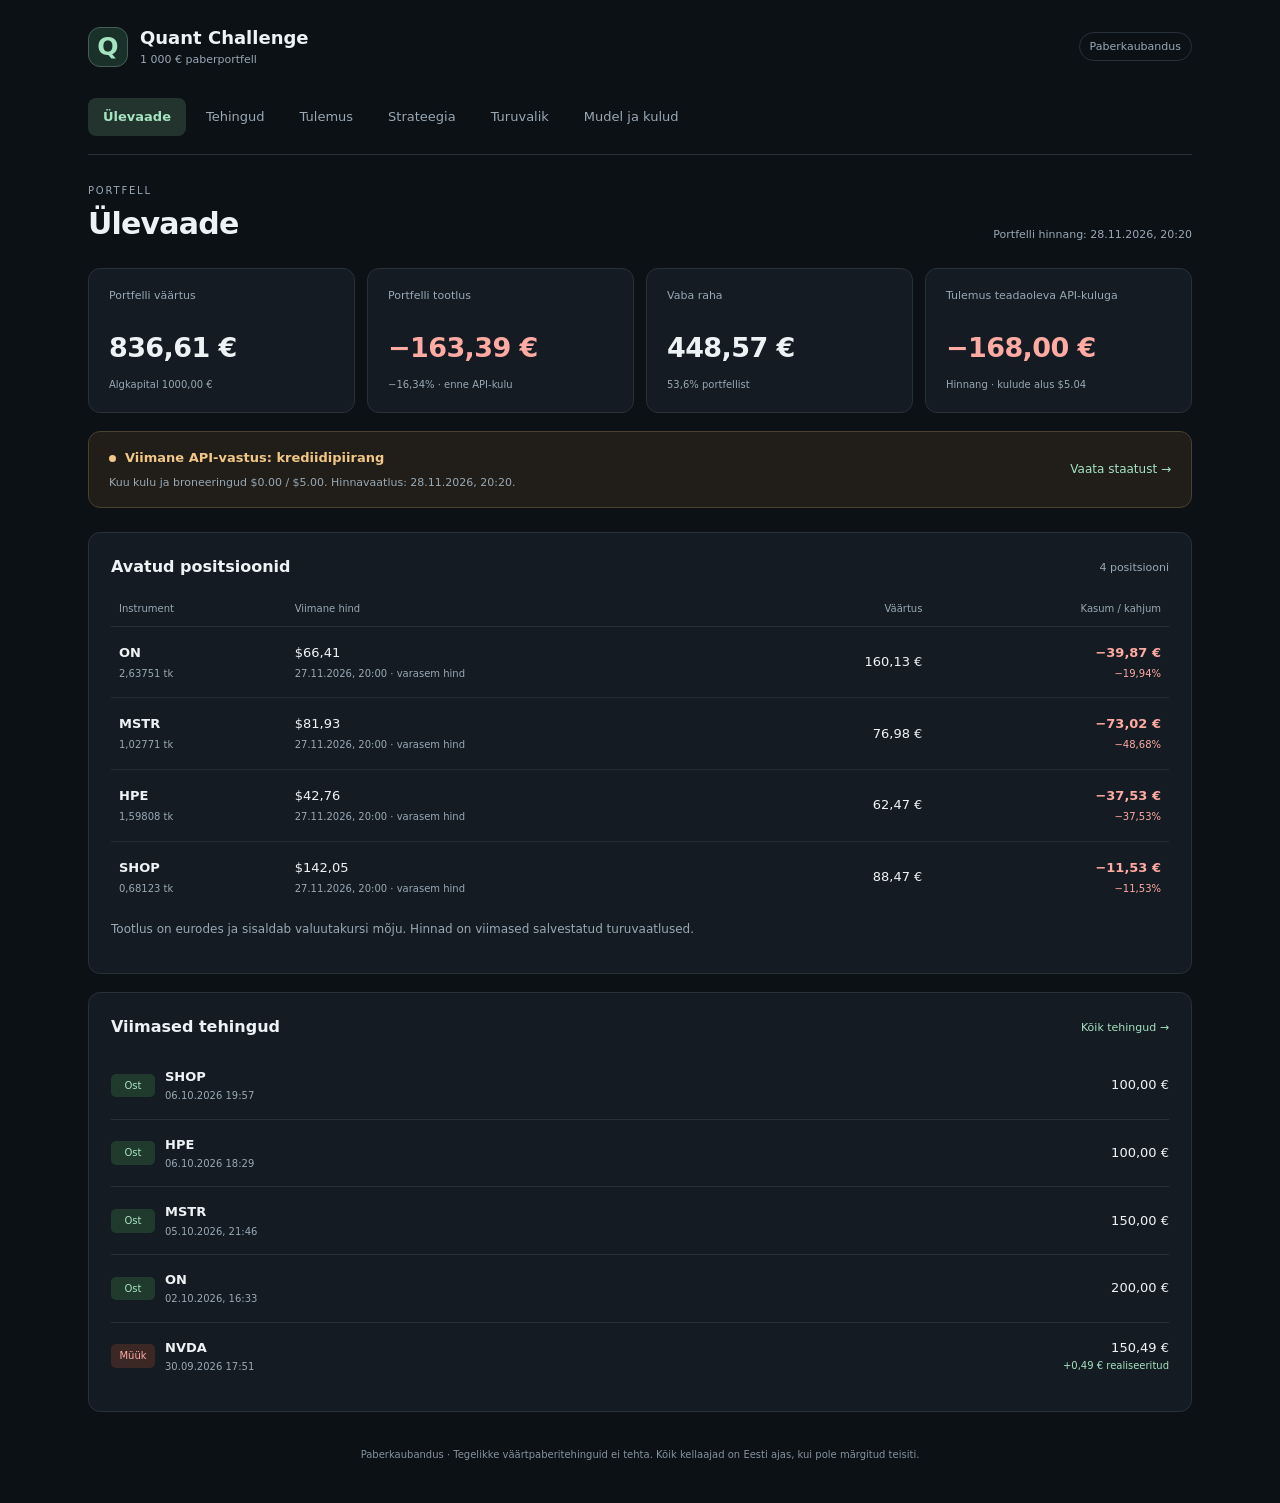
<file: index.html>
<!doctype html>
<html lang="et">
<head>
  <meta charset="utf-8">
  <meta name="viewport" content="width=device-width,initial-scale=1">
  <meta name="color-scheme" content="dark">
  <title>Ülevaade · Quant Challenge</title>
  <link rel="stylesheet" href="style.css?v=budget2">
</head>
<body>
<a class="skip" href="#content">Liigu sisuni</a>
<div class="wrap">
  <header class="site-header">
    <a class="brand" href="#/overview"><span class="brand-mark">Q</span><span>Quant Challenge<small>1 000 € paberportfell</small></span></a>
    <span class="badge">Paberkaubandus</span>
  </header>
  <nav aria-label="Peamenüü" class="nav">
    <a href="#/overview" data-route="overview">Ülevaade</a>
    <a href="#/trades" data-route="trades">Tehingud</a>
    <a href="#/performance" data-route="performance">Tulemus</a>
    <a href="#/strategy" data-route="strategy">Strateegia</a>
    <a href="#/universe" data-route="universe">Turuvalik</a>
    <a href="#/model" data-route="model">Mudel ja kulud</a>
  </nav>
  <main id="content" tabindex="-1">
    <section data-view="overview" aria-label="Portfelli ülevaade">
      <div class="page-heading"><div><p class="eyebrow">PORTFELL</p><h1>Ülevaade</h1></div><p id="asof" class="muted"></p></div>
      <div id="cards" class="cards"></div>
      <section class="model-strip" id="modelStatus" aria-label="Mudeli staatus"></section>
      <section class="panel"><div class="panelhead"><h2>Avatud positsioonid</h2><span id="positionCount" class="muted"></span></div>
        <div class="tablewrap"><table class="positions-table"><thead><tr><th>Instrument</th><th>Viimane hind</th><th>Väärtus</th><th>Kasum / kahjum</th></tr></thead><tbody id="positions"></tbody></table></div>
        <p class="note">Tootlus on eurodes ja sisaldab valuutakursi mõju. Hinnad on viimased salvestatud turuvaatlused.</p>
      </section>
      <section class="panel"><div class="panelhead"><h2>Viimased tehingud</h2><a href="#/trades">Kõik tehingud →</a></div><div id="recentTrades"></div></section>
    </section>
    <section data-view="trades" hidden aria-label="Tehingute ajalugu">
      <div class="page-heading"><div><p class="eyebrow">AJALUGU</p><h1>Tehingud</h1></div><span id="tradeCount" class="muted"></span></div>
      <section class="panel"><div class="filters" role="group" aria-label="Tehingu liik"><button data-filter="ALL" aria-pressed="true">Kõik</button><button data-filter="BUY" aria-pressed="false">Ostud</button><button data-filter="SELL" aria-pressed="false">Müügid</button></div><div id="allTrades"></div></section>
    </section>
    <section data-view="performance" hidden aria-label="Portfelli tulemus">
      <div class="page-heading"><div><p class="eyebrow">TOOTLUS</p><h1>Tulemus ja risk</h1></div></div>
      <section class="panel"><div class="panelhead"><h2>Portfelli väärtus</h2><span>Enne API-kulu</span></div><div id="performanceSummary"></div><div id="chart" class="chart"></div><div id="chartDates" class="chartdates"></div></section>
      <div class="two-columns"><section class="panel"><h2>Tulemuse jaotus</h2><div id="performanceBreakdown"></div></section><section class="panel"><h2>Portfelli jaotus</h2><div id="risk"></div></section></div>
      <p class="note">API on tegelik rahaline kulu; portfelli kasum ja kahjum on simuleeritud. Teadaoleva API-kulu teisendus eurodesse kasutab viimast salvestatud EUR/USD kurssi. Varasem registreerimata API-kulu ei sisaldu hinnangus.</p>
    </section>
    <section data-view="strategy" hidden aria-label="Strateegia ja analüüs">
      <div class="page-heading"><div><p class="eyebrow">OTSUSTE TAUST</p><h1>Strateegia</h1></div></div>
      <section class="panel"><h2>Positsioonide algne tees ja väljumisreeglid</h2><p class="note">Need on positsiooni avamisel salvestatud reeglid. Tänase turuvaliku uued ostutasemed asuvad eraldi turuvaliku vaates.</p><div id="positionStrategy" class="strategy-cards"></div></section>
      <section class="panel"><h2>Viimane lõpetatud AI-analüüs</h2><div id="latestAnalysis"></div></section>
      <section class="panel"><h2>Makrohinnangu ajalugu</h2><div id="regimeHistory"></div></section>
    </section>
    <section data-view="universe" hidden aria-label="Turuvalik">
      <div class="page-heading"><div><p class="eyebrow">IGAPÄEVANE VALIK</p><h1>Turuvalik</h1></div></div>
      <div id="selectionStatus"></div>
      <section class="panel"><h2>Jälgitavad võimalused</h2><p class="note">Jälgimisnimekiri ei ole ostukorraldus. Aegunud võimalused on märgistatud; tehing vajab värsket kinnitust.</p><div id="watchlist" class="strategy-cards"></div></section>
<details open id="universeMatrix" class="panel universe-panel"><summary><strong>Universe Matrix</strong><span id="universeCount"></span></summary><p id="universeMeta" class="matrix-note"></p><p id="universeMethod" class="matrix-note"></p><p id="universeComparison" class="matrix-note"></p><div class="matrix-controls"><label>Instrument<input id="universeSearch" type="search" placeholder="Search symbol" autocomplete="off"></label><label>Status<select id="universeFilter"><option value="ALL">All instruments</option><option value="SELECTED">Selected</option><option value="WATCH">Watch</option><option value="REJECT">Rejected / missing data</option></select></label><label>Sort<select id="universeSort"><option value="score">Score: high to low</option><option value="symbol">Symbol: A–Z</option><option value="change">Rank change: biggest rise</option></select></label><span id="universeVisible" class="label"></span></div><div class="tablewrap matrix-scroll" tabindex="0" role="region" aria-label="Universe factors; scroll horizontally for all columns"><table class="matrix-table"><thead><tr><th>Instrument</th><th>Rank</th><th>Change</th><th>Momentum<br>5d / 20d</th><th>Participation</th><th>Volatility</th><th>Correlation</th><th>Regime fit</th><th>Trigger</th><th>Invalidation</th><th>Expiry</th><th>Score</th><th>Status</th></tr></thead><tbody id="universeRows"></tbody></table></div><p class="matrix-note">Scroll sideways for all columns. Tap an instrument for selection reasons and setup rules. SELECTED is a watchlist candidate; entry still requires trigger confirmation.</p></details>
    </section>
    <section data-view="model" hidden aria-label="Mudel ja kulud">
      <div class="page-heading"><div><p class="eyebrow">AUTOMAATIKA</p><h1>Mudel ja kulud</h1></div></div>
      <section class="panel"><h2>Praegune staatus</h2><div id="modelDetails"></div></section>
      <section class="panel"><h2>API kuueelarve</h2><div id="budgetDetails"></div></section>
      <section class="panel"><h2>Otsuse tegemine</h2><ol class="process"><li>Hinnad, päevane turuvalik ja riskireeglid kontrollitakse koodiga.</li><li>Värske olulise signaali esmase hinnangu teeb GPT-6 Luna.</li><li>Tehinguettepanekut kontrollib GPT-5.6 Terra. HOLD-otsust eraldi ei auditeerita.</li><li>Tehing jõustub alles kontrollitud GitHubi salvestuse järel.</li></ol></section>
      <details class="panel"><summary>Varasemate analüüside arhiiv</summary><p class="note">Ajaloolised raportid võivad kirjeldada vanemat töökorraldust ja turuolukorda.</p><div id="reviewHistory"></div></details>
    </section>
  </main>
  <footer>Paberkaubandus · Tegelikke väärtpaberitehinguid ei tehta. Kõik kellaajad on Eesti ajas, kui pole märgitud teisiti.</footer>
</div>
<script src="data.js?v=budget2"></script>
<script src="dashboard-data.js?v=budget2"></script>
<script src="app.js?v=budget2"></script>
<script src="universe-matrix.js?v=budget2"></script>
</body>
</html>
</file>
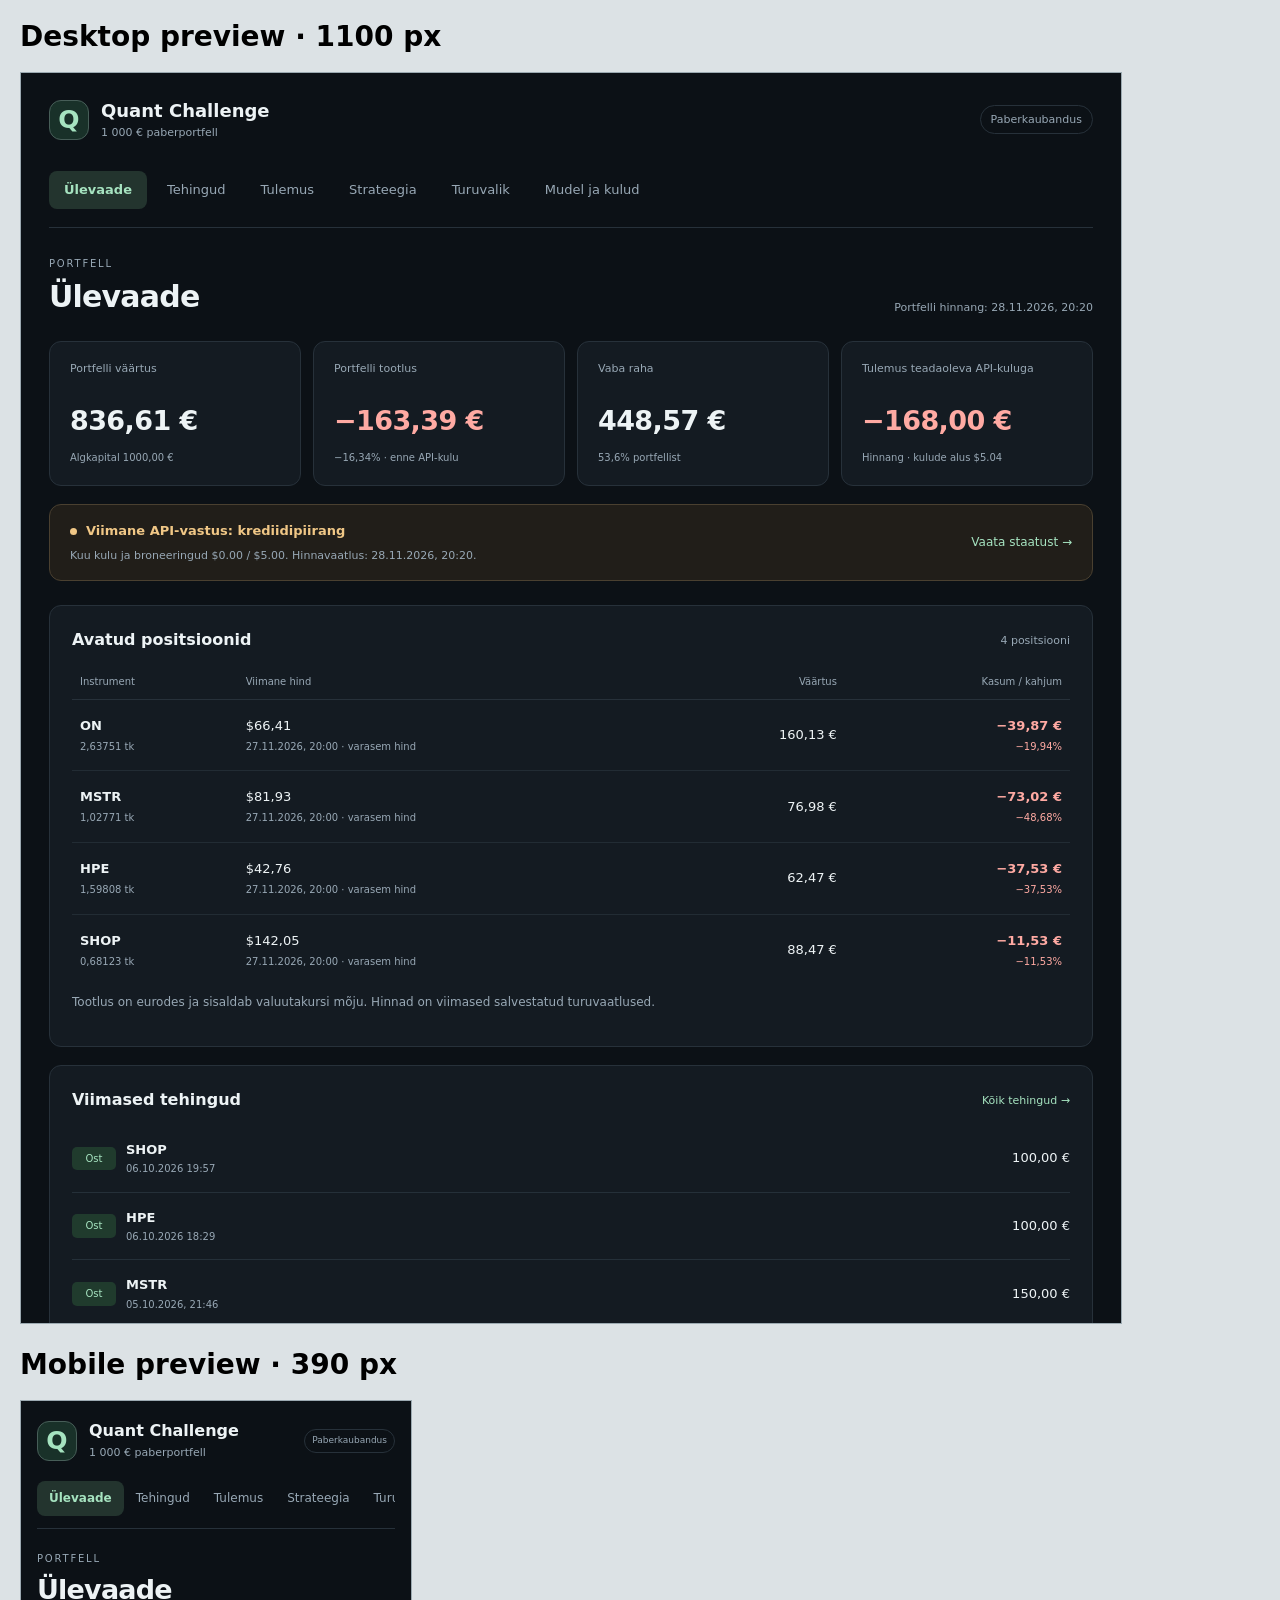
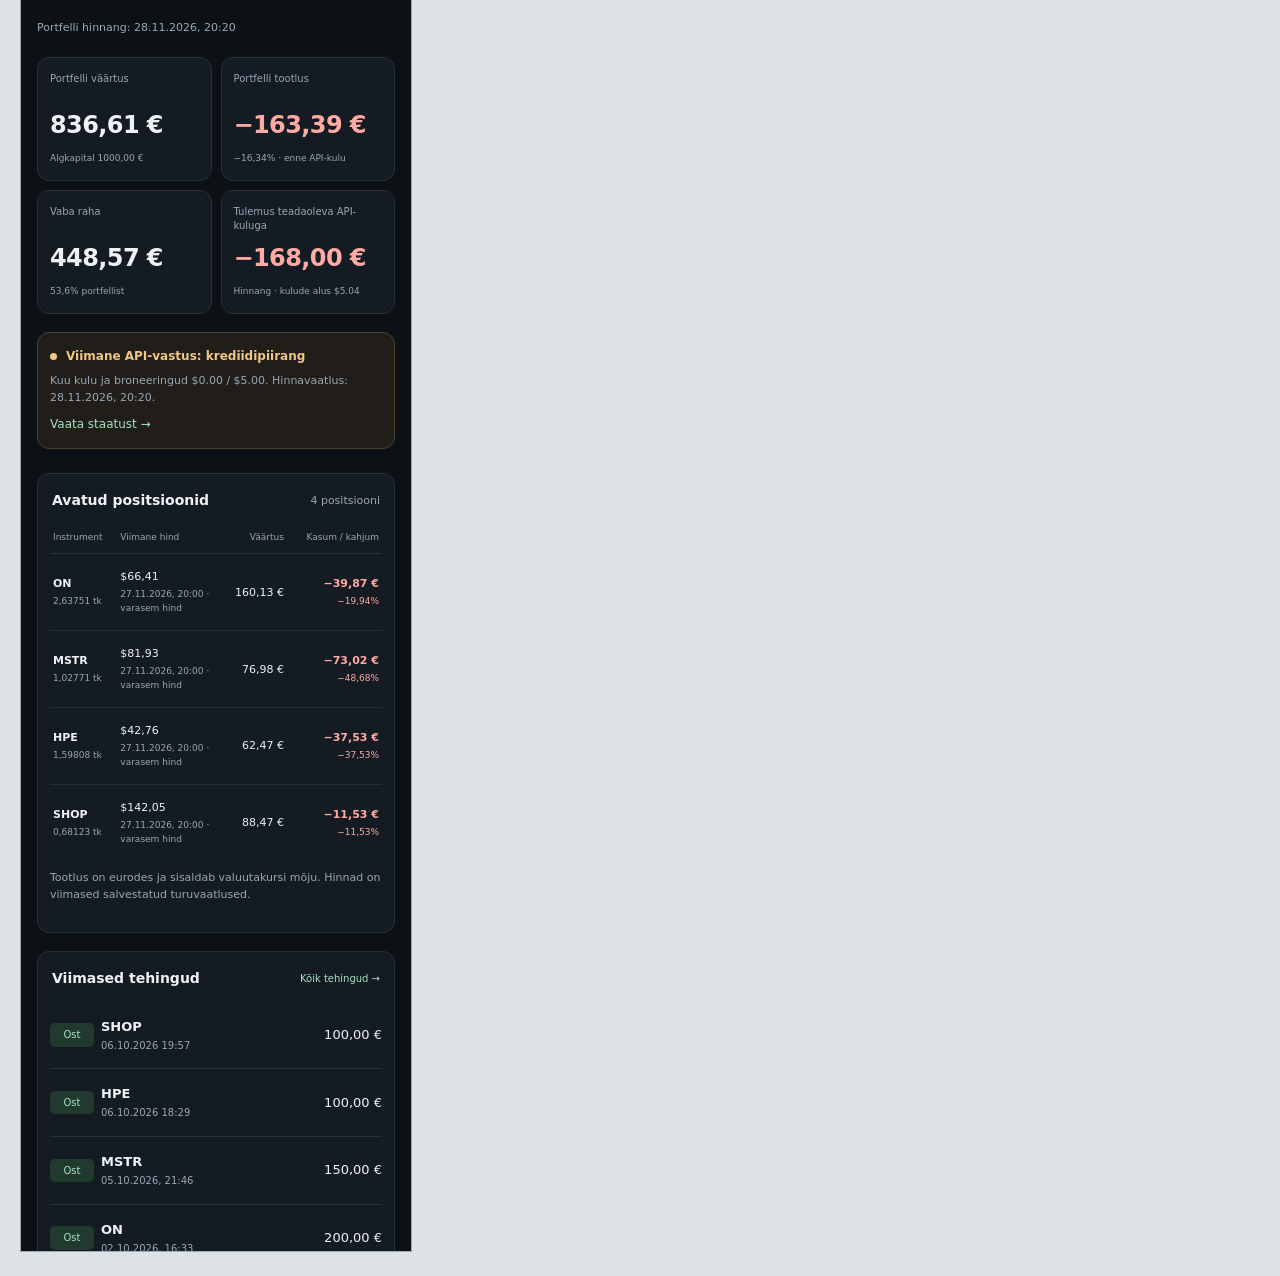
<file: quant/tests/dashboard-preview.html>
<!doctype html><html lang="et"><meta charset="utf-8"><title>Quant responsive preview</title><style>body{margin:20px;background:#dce2e5;font:14px system-ui}iframe{display:block;border:1px solid #9caab1;margin-bottom:24px;background:#0c1116}.desktop{width:1100px;height:1250px}.mobile{width:390px;height:1450px}</style><h1>Desktop preview · 1100 px</h1><iframe title="Desktop preview" class="desktop" src="../../index.html"></iframe><h1>Mobile preview · 390 px</h1><iframe title="Mobile preview" class="mobile" src="../../index.html"></iframe></html>
</file>
<file: style.css>
:root{color-scheme:dark;--bg:#0c1116;--panel:#141b22;--border:#27313a;--text:#edf3f5;--muted:#98a8b5;--accent:#a6e3c0;--warning:#f0c786;--negative:#ffaaa3}
*{box-sizing:border-box}body{margin:0;background:var(--bg);color:var(--text);font-family:Inter,ui-sans-serif,system-ui,-apple-system,sans-serif;font-size:14px;line-height:1.55}a{color:var(--accent);text-decoration:none}a:hover{text-decoration:underline}button,input,select{font:inherit}button,a,summary,input,select{-webkit-tap-highlight-color:transparent}a:focus-visible,button:focus-visible,summary:focus-visible,input:focus-visible,select:focus-visible{outline:2px solid var(--accent);outline-offset:4px}[hidden]{display:none!important}.wrap{max-width:1160px;margin:auto;padding:26px 28px 40px}.skip{position:fixed;top:-100px;left:16px;background:var(--panel);padding:10px;z-index:10}.skip:focus{top:10px}.site-header{display:flex;justify-content:space-between;align-items:center;padding-bottom:25px}.brand{display:flex;gap:12px;align-items:center;color:var(--text);font-size:18px;font-weight:650;line-height:1.3}.brand:hover{text-decoration:none}.brand-mark{display:grid;place-items:center;border:1px solid #475e58;background:#193129;color:var(--accent);width:40px;height:40px;border-radius:12px;font-size:25px}.brand small{display:block;font-size:11px;font-weight:400;color:var(--muted);margin-top:4px}.badge{padding:5px 10px;border-radius:20px;color:var(--muted);border:1px solid var(--border);font-size:11px}.nav{display:flex;gap:5px;padding:5px 0 18px;border-bottom:1px solid var(--border);overflow:auto;scrollbar-width:thin}.nav a{white-space:nowrap;display:block;padding:9px 15px;border-radius:8px;color:var(--muted);font-size:13px}.nav a[aria-current]{background:#23342e;color:var(--accent);font-weight:650}.page-heading{display:flex;justify-content:space-between;align-items:flex-end;gap:20px;margin:28px 0 20px}.eyebrow{font-size:10px;letter-spacing:1.8px;color:var(--muted);margin:0 0 3px}h1{font-size:30px;font-weight:600;letter-spacing:-.8px;margin:0}h2{font-size:16px;font-weight:600;margin:0 0 15px}h3{font-size:17px;margin:0}h4{font-size:12px;color:var(--muted);font-weight:500;margin:20px 0 3px}p{margin:8px 0 12px}.muted,.note,.label{color:var(--muted)}.page-heading>.muted{font-size:11px;margin:0 0 5px}.note{font-size:12px;line-height:1.6}.cards{display:grid;grid-template-columns:repeat(4,minmax(0,1fr));gap:12px;margin-bottom:18px}.card{display:flex;flex-direction:column;gap:8px;background:var(--panel);border:1px solid var(--border);border-radius:12px;padding:20px}.label{font-size:11px;line-height:1.35;min-height:30px}.value{font-size:27px;letter-spacing:-.6px;font-weight:600;white-space:nowrap;font-variant-numeric:tabular-nums}.card-note{font-size:10px;color:var(--muted)}.pos{color:var(--accent)}.neg{color:var(--negative)}.warn{color:var(--warning)}.model-strip{display:flex;align-items:center;justify-content:space-between;gap:18px;padding:16px 20px;border:1px solid #4a4030;border-radius:12px;background:#211e19;margin-bottom:24px}.model-strip.ok{background:#14291f;border-color:#294b39;color:var(--accent)}.status-title{font-size:13px;font-weight:600}.status-dot{display:inline-block;width:7px;height:7px;border-radius:100%;background:currentColor;margin-right:9px}.model-strip p{color:var(--muted);font-size:11px;margin:6px 0 0}.model-strip a{font-size:12px;white-space:nowrap}.panel{border:1px solid var(--border);background:var(--panel);border-radius:12px;padding:22px;margin-bottom:18px}.panelhead{display:flex;align-items:center;justify-content:space-between;gap:12px;margin-bottom:12px}.panelhead h2{margin:0}.panelhead>a,.panelhead>span{font-size:11px}.tablewrap{overflow:auto}table{width:100%;border-collapse:collapse;text-align:left;font-variant-numeric:tabular-nums}th{font-size:10px;font-weight:500;color:var(--muted);padding:9px 8px;border-bottom:1px solid var(--border)}td{padding:16px 8px;border-bottom:1px solid #222c34;font-size:13px}tr:last-child td{border-bottom:0}td small{display:block;font-size:10px;color:var(--muted);margin-top:3px}td.pos small{color:var(--accent)}td.neg small{color:var(--negative)}td strong{font-weight:550}.symbol{color:var(--text);font-weight:650}.positions-table th:nth-child(n+3),.positions-table td:nth-child(n+3){text-align:right}.positions-table td:nth-child(2) small{max-width:190px}.trade-row{display:flex;justify-content:space-between;gap:16px;align-items:center;padding:15px 0;border-bottom:1px solid #253039;list-style:none}.trade-row::-webkit-details-marker{display:none}.trade-row:last-child{border-bottom:0}.trade-symbol{display:grid;grid-template-columns:44px 1fr;gap:1px 10px;align-items:center}.trade-symbol strong{font-size:13px}.trade-symbol small{grid-column:2;color:var(--muted);font-size:10px}.trade-action{grid-row:span 2;font-size:10px;padding:4px 5px;text-align:center;border-radius:5px;background:#203b2d;color:var(--accent)}.trade-action.sell{background:#3b2825;color:var(--negative)}.trade-value{text-align:right;font-size:13px;font-variant-numeric:tabular-nums}.trade-value small{display:block;font-size:10px}.trade-detail{border-bottom:1px solid var(--border)}.trade-detail summary{cursor:pointer}.trade-detail summary::after{content:'+';font-size:16px;color:var(--muted)}.trade-detail[open] summary::after{content:'−'}.trade-detail .trade-value{margin-left:auto}.trade-body{padding:10px 12px 20px;max-width:750px}.trade-body p{font-size:13px;color:var(--muted)}.filters{display:flex;gap:7px;margin-bottom:12px}.filters button{padding:7px 18px;min-height:38px;color:var(--muted);border:1px solid var(--border);border-radius:7px;background:transparent;cursor:pointer}.filters button[aria-pressed=true]{background:var(--accent);color:var(--bg);border-color:var(--accent)}.two-columns,.strategy-cards{display:grid;grid-template-columns:repeat(2,minmax(0,1fr));gap:16px}.detail-row{display:flex;justify-content:space-between;align-items:baseline;gap:20px;padding:12px 0;border-bottom:1px solid var(--border);font-size:12px}.detail-row:last-child{border-bottom:0}.detail-row>span{color:var(--muted)}.detail-row>strong{font-weight:500;text-align:right;font-variant-numeric:tabular-nums}.strategy-card{padding:18px;border:1px solid var(--border);border-radius:9px;min-width:0}.strategy-card>p{font-size:12px;color:var(--muted)}.strategy-card .detail-row{font-size:11px}.strategy-card h4+p{color:var(--text)}details>summary{cursor:pointer;font-size:12px;min-height:40px;padding:10px 0}details p{font-size:12px;color:var(--muted)}details h4{color:var(--text)}pre{white-space:pre-wrap;overflow-wrap:anywhere;color:var(--muted);font-size:11px}.notice{padding:14px 16px;background:#10161d;border-left:2px solid #527a68;border-radius:4px;margin:10px 0 18px;font-size:12px;color:var(--muted)}.notice.warn{color:var(--warning);border-color:#a18453;background:#252019}.pill{border:1px solid var(--border);border-radius:20px;padding:3px 8px;font-size:10px}.large-return{font-size:30px;margin:0}.large-return span{font-size:16px;margin-left:8px}.chart{height:220px;margin:24px 0 8px}.chart svg{width:100%;height:100%}.chart .line{stroke:var(--accent);stroke-width:2;fill:none}.chart .base{stroke:#75828c;stroke-dasharray:4 4;stroke-width:.5}.chart circle{fill:var(--accent)}.chartdates{display:flex;justify-content:space-between;color:var(--muted);font-size:10px;padding:0 8px}.budget-total{margin:15px 0;font-size:15px;color:var(--muted)}.budget-total strong{font-size:30px;font-weight:600;color:var(--text)}progress{width:100%;height:8px;accent-color:var(--warning);border:0;border-radius:5px;display:block;margin-bottom:20px}progress::-webkit-progress-bar{background:#2b343c;border-radius:5px}progress::-webkit-progress-value{background:var(--warning);border-radius:5px}.process{padding-left:20px;font-size:13px;color:var(--muted)}.process li{padding:6px 0}.empty{color:var(--muted);font-size:12px;padding:20px 0}footer{font-size:10px;color:#84929e;text-align:center;padding:15px 15px 0;margin-top:20px}#content:focus{outline:0}
@media(max-width:800px){.cards{grid-template-columns:repeat(2,minmax(0,1fr))}.two-columns,.strategy-cards{grid-template-columns:1fr}.page-heading{align-items:flex-start;flex-direction:column;gap:8px}.value{font-size:26px}.card{padding:18px}.label{min-height:15px}.model-strip{align-items:flex-start}}
@media(max-width:500px){.wrap{padding:20px 16px 30px}.site-header{padding-bottom:15px}.brand{font-size:16px}.badge{font-size:9px;padding:4px 7px}.nav{gap:0;padding-bottom:12px}.nav a{padding:8px 12px;font-size:12px}.page-heading{margin:22px 0 16px}h1{font-size:27px}.cards{gap:9px}.card{padding:14px 12px}.value{font-size:24px}.card-note{font-size:9px}.label{font-size:10px;min-height:27px}.panel{padding:16px 12px}.panelhead{padding:0 2px}h2{font-size:14px}.model-strip{padding:14px 12px;flex-direction:column;gap:9px}.status-title{font-size:12px}.positions-table th{font-size:9px;padding:8px 3px}.positions-table td{padding:14px 3px;font-size:11px}.positions-table td small{font-size:9px}.positions-table td:nth-child(2){width:31%}.positions-table td:nth-child(2) small{max-width:105px}.note{font-size:11px}.detail-row{gap:12px;overflow-wrap:anywhere}.chart{height:170px}.chartdates{font-size:9px}.strategy-card{padding:14px}.trade-row{gap:9px}.trade-symbol{gap:1px 7px}.panelhead>a{font-size:10px}}
.universe-panel summary{cursor:pointer;display:list-item;font-size:16px}.universe-panel summary span{float:right;color:#8994a0;font-size:12px;margin-top:3px}.matrix-note{font-size:12px;line-height:1.6;color:#99a4b0}.matrix-controls{display:flex;align-items:end;gap:12px;flex-wrap:wrap;margin:16px 0}.matrix-controls label{display:grid;gap:6px;font-size:12px;color:#99a4b0}.matrix-controls input,.matrix-controls select{background:#0d1115;border:1px solid #323c47;color:#edf1f5;padding:9px;border-radius:8px;font:inherit;max-width:100%}.matrix-scroll{max-height:650px;border:1px solid #20262e;border-radius:10px}.matrix-table{min-width:1320px}.matrix-table th{position:sticky;top:0;background:#171d24;z-index:2;white-space:nowrap}.matrix-table td{white-space:nowrap;vertical-align:middle}.matrix-table td:first-child{position:sticky;left:0;background:#12161b;z-index:1}.matrix-table th:first-child{left:0;z-index:3}.matrix-table .matrix-selected td{background:#14251e}.matrix-symbol{cursor:pointer;color:#edf1f5;font:inherit;font-weight:800;border:0;background:none;padding:5px 0}.matrix-symbol span{color:#a4b2be;margin-left:4px}.matrix-factor{display:inline-block;min-width:60px;text-align:center;border-radius:5px;padding:6px;font-size:12px;font-variant-numeric:tabular-nums}.matrix-factor.strong{color:#96eab8;background:#183b2b}.matrix-factor.mid{color:#ffe1a0;background:#3b301b}.matrix-factor.weak{color:#ffaaa6;background:#3e2425}.matrix-factor.missing{color:#82909e;background:#20262e}.matrix-table small{display:block;font-size:10px;color:#a8b4c0;margin-top:5px}.matrix-score{font-weight:800;font-variant-numeric:tabular-nums}.matrix-status{font-size:10px;font-weight:800;border:1px solid #37414c;padding:5px 7px;border-radius:5px}.matrix-status.selected{color:#96eab8}.matrix-status.reject{color:#ffaaa6}.matrix-status.watch{color:#ffe1a0}.matrix-detail td{position:static!important;background:#0d1115!important;white-space:normal}.matrix-detail-grid{display:grid;grid-template-columns:1fr 1fr 1fr;gap:22px;max-width:1180px}.matrix-detail p{color:#c5ccd4;font-size:12px;line-height:1.6;overflow-wrap:anywhere}.matrix-symbol:focus-visible,summary:focus-visible,.matrix-scroll:focus-visible{outline:2px solid #96eab8;outline-offset:2px}
@media(max-width:600px){.matrix-controls{gap:8px}.matrix-controls label{flex:1;min-width:130px}.matrix-controls input,.matrix-controls select{width:100%}.matrix-detail-grid{grid-template-columns:1fr}.matrix-detail td{max-width:300px}.matrix-note{font-size:11px}}
</file>
